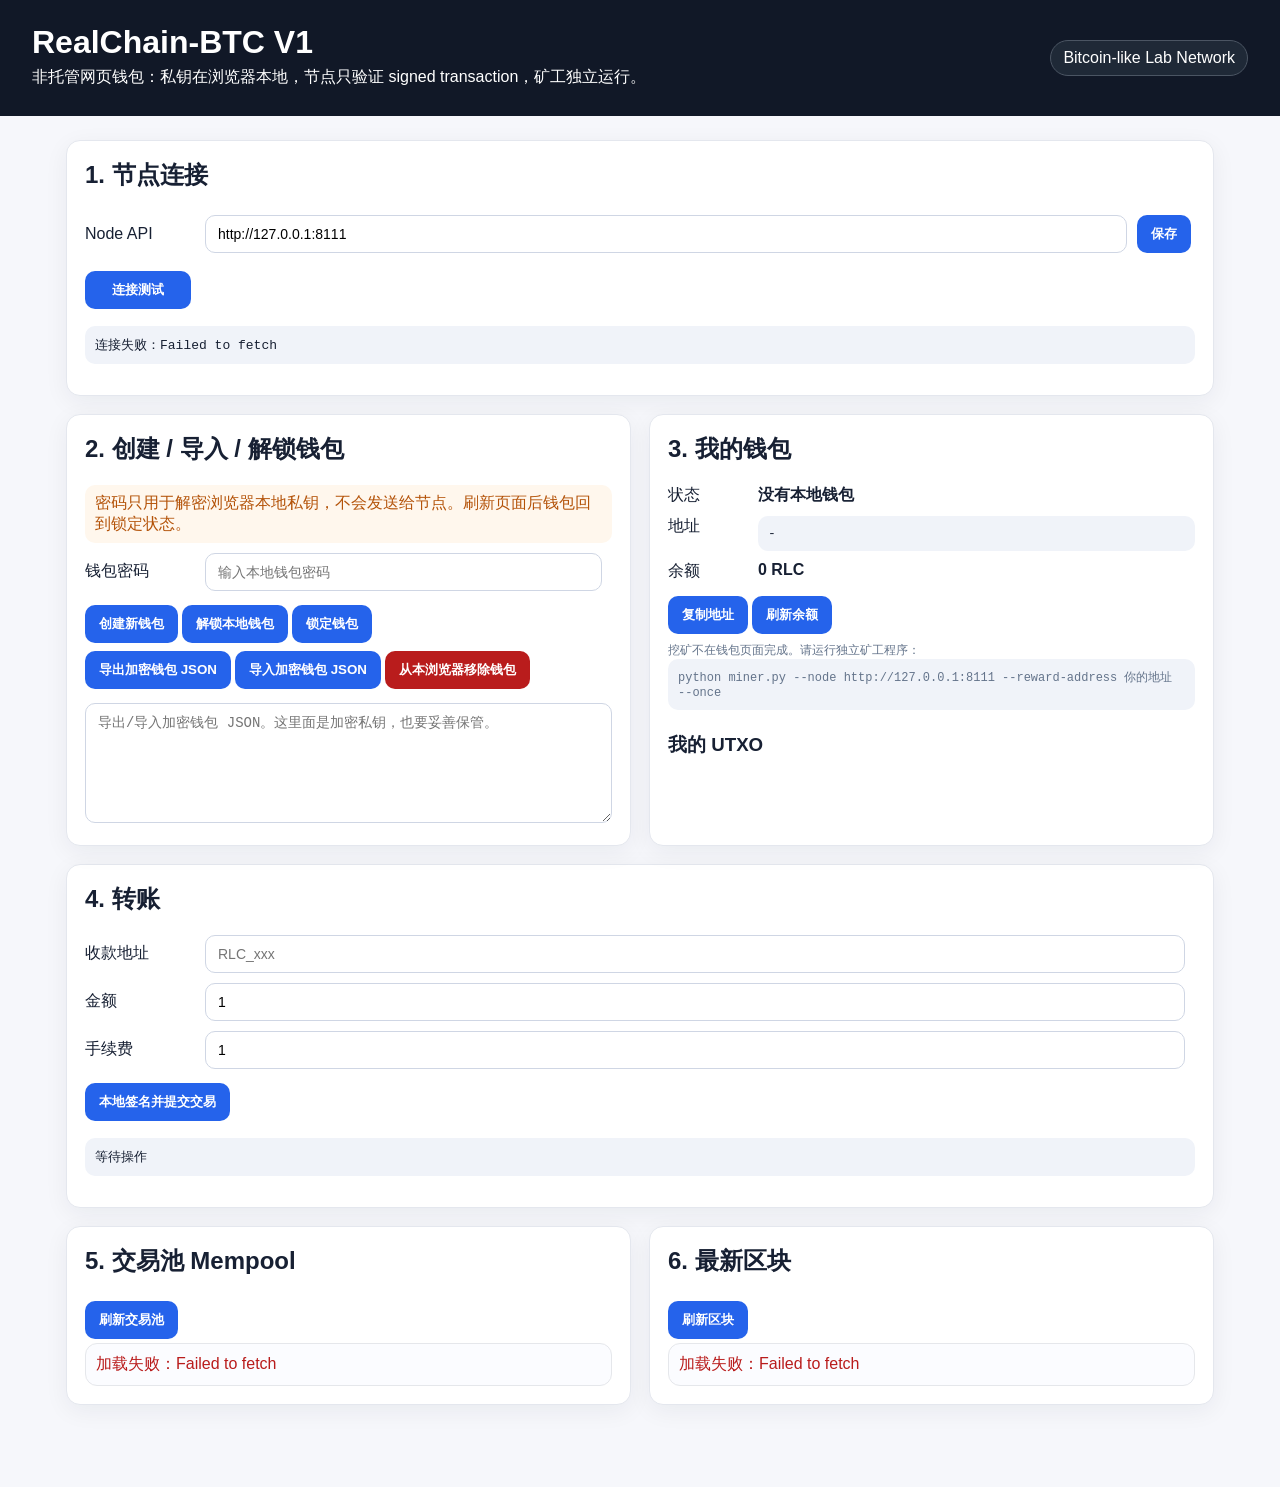
<file: index.html>
<!doctype html>
<html lang="zh-CN">
<head><meta charset="utf-8"/><meta name="viewport" content="width=device-width, initial-scale=1"/><title>RealChain-BTC V1 Web Wallet</title><link rel="stylesheet" href="/style.css"/></head>
<body>
<header><div><h1>RealChain-BTC V1</h1><p>非托管网页钱包：私钥在浏览器本地，节点只验证 signed transaction，矿工独立运行。</p></div><div class="badge">Bitcoin-like Lab Network</div></header>
<main>
<section class="card"><h2>1. 节点连接</h2><div class="row"><label>Node API</label><input id="nodeUrl" value="http://127.0.0.1:8111"/><button onclick="saveNodeUrl()">保存</button><button onclick="loadNodeStatus()">连接测试</button></div><pre id="nodeStatus">未连接</pre></section>
<section class="grid"><div class="card"><h2>2. 创建 / 导入 / 解锁钱包</h2><p class="warn">密码只用于解密浏览器本地私钥，不会发送给节点。刷新页面后钱包回到锁定状态。</p><div class="row"><label>钱包密码</label><input id="walletPassword" type="password" placeholder="输入本地钱包密码"/></div><div class="buttons"><button onclick="createWallet()">创建新钱包</button><button onclick="unlockWallet()">解锁本地钱包</button><button onclick="logoutWallet()">锁定钱包</button></div><div class="buttons"><button onclick="exportWallet()">导出加密钱包 JSON</button><button onclick="importWallet()">导入加密钱包 JSON</button><button class="danger" onclick="forgetLocalWallet()">从本浏览器移除钱包</button></div><textarea id="walletBackup" placeholder="导出/导入加密钱包 JSON。这里面是加密私钥，也要妥善保管。"></textarea></div>
<div class="card"><h2>3. 我的钱包</h2><div class="kv"><span>状态</span><b id="walletState">未检测</b></div><div class="kv"><span>地址</span><code id="myAddress">-</code></div><div class="kv"><span>余额</span><b id="myBalance">0 RLC</b></div><div class="buttons"><button onclick="copyAddress()">复制地址</button><button onclick="refreshWalletData()">刷新余额</button></div><p class="small">挖矿不在钱包页面完成。请运行独立矿工程序：<code>python miner.py --node http://127.0.0.1:8111 --reward-address 你的地址 --once</code></p><h3>我的 UTXO</h3><div id="utxoList" class="list"></div></div></section>
<section class="card"><h2>4. 转账</h2><div class="row"><label>收款地址</label><input id="toAddress" placeholder="RLC_xxx"/></div><div class="row"><label>金额</label><input id="amount" type="number" min="1" step="1" value="1"/></div><div class="row"><label>手续费</label><input id="fee" type="number" min="0" step="1" value="1"/></div><button onclick="createAndSubmitTx()">本地签名并提交交易</button><pre id="txResult">等待操作</pre></section>
<section class="grid"><div class="card"><h2>5. 交易池 Mempool</h2><button onclick="loadMempool()">刷新交易池</button><div id="mempoolList" class="list"></div></div><div class="card"><h2>6. 最新区块</h2><button onclick="loadBlocks()">刷新区块</button><div id="blockList" class="list"></div></div></section>
</main><script src="/wallet.js"></script></body></html>
</file>
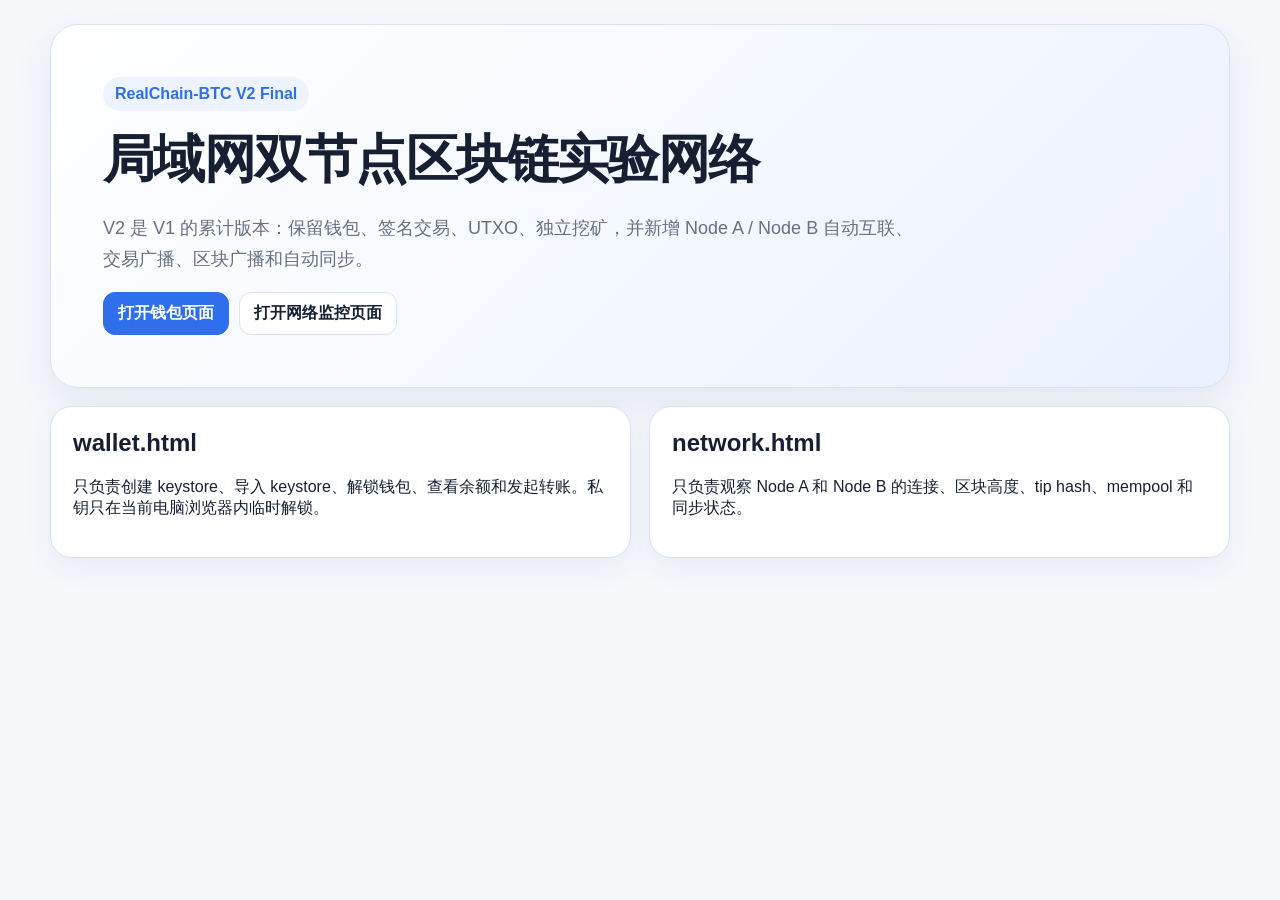
<file: static/index.html>
<!doctype html>
<html lang="zh-CN">
<head>
  <meta charset="utf-8" />
  <meta name="viewport" content="width=device-width, initial-scale=1" />
  <title>RealChain-BTC V2 Final</title>
  <link rel="stylesheet" href="style.css" />
</head>
<body>
  <main class="home">
    <section class="hero">
      <div class="badge">RealChain-BTC V2 Final</div>
      <h1>局域网双节点区块链实验网络</h1>
      <p>V2 是 V1 的累计版本：保留钱包、签名交易、UTXO、独立挖矿，并新增 Node A / Node B 自动互联、交易广播、区块广播和自动同步。</p>
      <div class="actions">
        <a class="button primary" href="wallet.html">打开钱包页面</a>
        <a class="button" href="network.html">打开网络监控页面</a>
      </div>
    </section>
    <section class="grid two">
      <div class="card">
        <h2>wallet.html</h2>
        <p>只负责创建 keystore、导入 keystore、解锁钱包、查看余额和发起转账。私钥只在当前电脑浏览器内临时解锁。</p>
      </div>
      <div class="card">
        <h2>network.html</h2>
        <p>只负责观察 Node A 和 Node B 的连接、区块高度、tip hash、mempool 和同步状态。</p>
      </div>
    </section>
  </main>
</body>
</html>
</file>
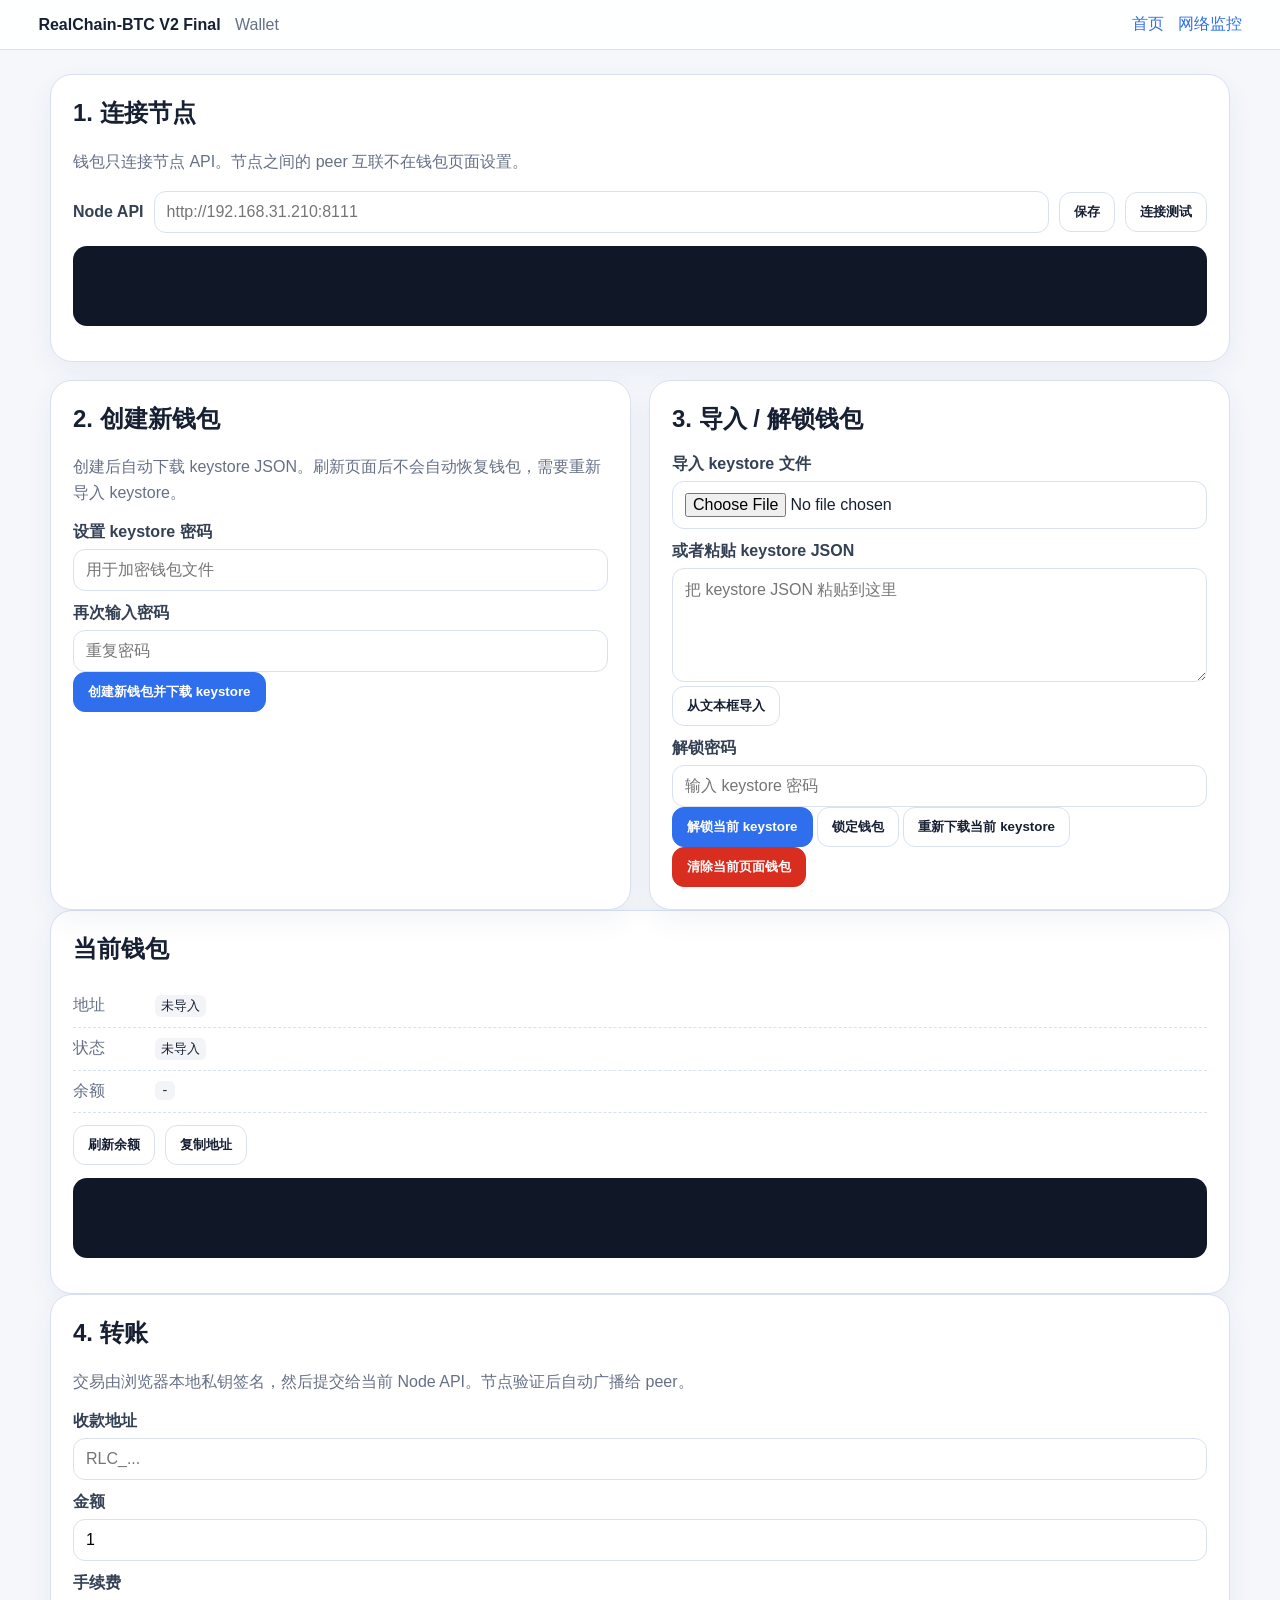
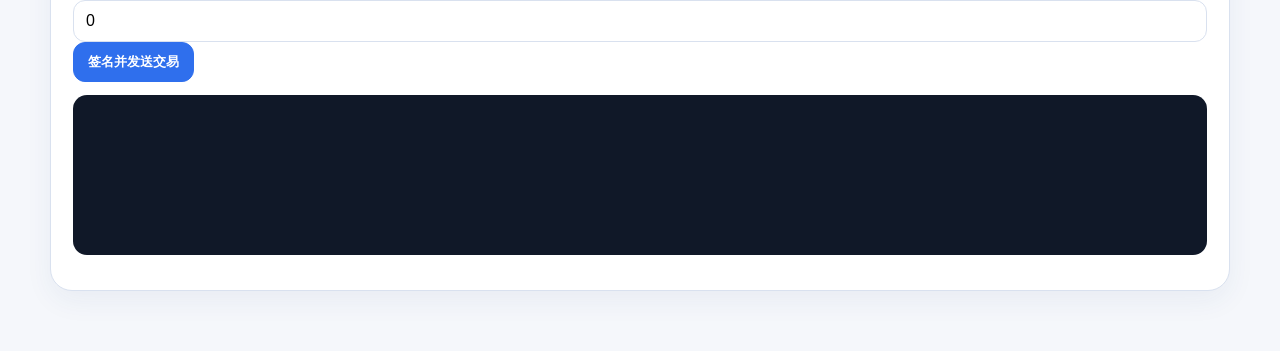
<file: static/wallet.html>
<!doctype html>
<html lang="zh-CN">
<head>
  <meta charset="utf-8" />
  <meta name="viewport" content="width=device-width, initial-scale=1" />
  <title>RealChain-BTC Wallet</title>
  <link rel="stylesheet" href="style.css" />
</head>
<body>
<header class="topbar">
  <div>
    <strong>RealChain-BTC V2 Final</strong>
    <span>Wallet</span>
  </div>
  <nav>
    <a href="index.html">首页</a>
    <a href="network.html">网络监控</a>
  </nav>
</header>

<main>
  <section class="card">
    <h2>1. 连接节点</h2>
    <p class="hint">钱包只连接节点 API。节点之间的 peer 互联不在钱包页面设置。</p>
    <div class="row">
      <label>Node API</label>
      <input id="nodeApi" placeholder="http://192.168.31.210:8111" />
      <button id="saveNodeBtn">保存</button>
      <button id="testNodeBtn">连接测试</button>
    </div>
    <pre id="nodeStatus" class="log small"></pre>
  </section>

  <section class="grid two">
    <div class="card">
      <h2>2. 创建新钱包</h2>
      <p class="hint">创建后自动下载 keystore JSON。刷新页面后不会自动恢复钱包，需要重新导入 keystore。</p>
      <label>设置 keystore 密码</label>
      <input id="newPassword" type="password" placeholder="用于加密钱包文件" />
      <label>再次输入密码</label>
      <input id="newPassword2" type="password" placeholder="重复密码" />
      <button id="createWalletBtn" class="primary">创建新钱包并下载 keystore</button>
    </div>

    <div class="card">
      <h2>3. 导入 / 解锁钱包</h2>
      <label>导入 keystore 文件</label>
      <input id="keystoreFile" type="file" accept=".json,application/json" />
      <label>或者粘贴 keystore JSON</label>
      <textarea id="keystoreText" rows="5" placeholder="把 keystore JSON 粘贴到这里"></textarea>
      <button id="importTextBtn">从文本框导入</button>
      <label>解锁密码</label>
      <input id="unlockPassword" type="password" placeholder="输入 keystore 密码" />
      <button id="unlockBtn" class="primary">解锁当前 keystore</button>
      <button id="lockBtn">锁定钱包</button>
      <button id="downloadKeystoreBtn">重新下载当前 keystore</button>
      <button id="clearWalletBtn" class="danger">清除当前页面钱包</button>
    </div>
  </section>

  <section class="card">
    <h2>当前钱包</h2>
    <div class="kv"><span>地址</span><code id="walletAddress">未导入</code></div>
    <div class="kv"><span>状态</span><code id="walletLockState">未解锁</code></div>
    <div class="kv"><span>余额</span><code id="balanceText">-</code></div>
    <div class="row">
      <button id="refreshBalanceBtn">刷新余额</button>
      <button id="copyAddressBtn">复制地址</button>
    </div>
    <pre id="walletLog" class="log small"></pre>
  </section>

  <section class="card">
    <h2>4. 转账</h2>
    <p class="hint">交易由浏览器本地私钥签名，然后提交给当前 Node API。节点验证后自动广播给 peer。</p>
    <label>收款地址</label>
    <input id="toAddress" placeholder="RLC_..." />
    <label>金额</label>
    <input id="amount" type="number" min="1" step="1" value="1" />
    <label>手续费</label>
    <input id="fee" type="number" min="0" step="1" value="0" />
    <button id="sendTxBtn" class="primary">签名并发送交易</button>
    <pre id="txLog" class="log"></pre>
  </section>
</main>

<script src="wallet.js"></script>
</body>
</html>
</file>
<file: style.css>
*{box-sizing:border-box}body{margin:0;font-family:-apple-system,BlinkMacSystemFont,"Segoe UI","Microsoft YaHei",Arial,sans-serif;background:#f6f7fb;color:#172033}header{display:flex;justify-content:space-between;align-items:center;padding:24px 32px;background:#111827;color:white}h1{margin:0 0 6px}h2{margin-top:0}p{margin:4px 0}main{max-width:1180px;margin:24px auto;padding:0 16px 40px}.card{background:white;border:1px solid #e4e7ee;border-radius:14px;box-shadow:0 6px 24px rgba(20,30,55,.06);padding:18px;margin-bottom:18px}.grid{display:grid;grid-template-columns:1fr 1fr;gap:18px}.row{display:grid;grid-template-columns:110px 1fr auto;gap:10px;align-items:center;margin:10px 0}input,textarea{width:100%;padding:10px 12px;border:1px solid #cfd6e4;border-radius:10px;font-size:14px}textarea{height:120px;margin-top:10px;font-family:ui-monospace,Consolas,monospace}button{border:0;border-radius:10px;background:#2563eb;color:white;padding:10px 14px;cursor:pointer;font-weight:600;margin:4px 4px 4px 0}button:hover{background:#1d4ed8}button.danger{background:#b91c1c}button.danger:hover{background:#991b1b}pre,code{background:#f0f3f9;border-radius:10px;padding:10px;overflow:auto;white-space:pre-wrap;word-break:break-all}code{display:inline-block}.badge{background:#1f2937;border:1px solid #4b5563;padding:8px 12px;border-radius:999px}.warn{color:#b45309;background:#fff7ed;padding:8px 10px;border-radius:10px}.kv{display:grid;grid-template-columns:80px 1fr;gap:10px;align-items:start;margin:10px 0}.list{display:flex;flex-direction:column;gap:10px}.item{border:1px solid #e5e7eb;border-radius:12px;padding:10px;background:#fbfcff}.small{color:#64748b;font-size:12px}.error{color:#b91c1c}@media(max-width:850px){.grid{grid-template-columns:1fr}.row{grid-template-columns:1fr}header{flex-direction:column;align-items:flex-start;gap:12px}}
</file>
<file: static/style.css>
:root { --bg:#f5f7fb; --card:#ffffff; --ink:#172033; --muted:#667085; --line:#d9e1ef; --accent:#2f6fed; --danger:#d92d20; --soft:#eef4ff; }
* { box-sizing: border-box; }
body { margin:0; background:var(--bg); color:var(--ink); font-family: -apple-system, BlinkMacSystemFont, "Segoe UI", "Microsoft YaHei", Arial, sans-serif; }
a { color:var(--accent); text-decoration:none; }
main { width:min(1180px, 94vw); margin:24px auto 60px; }
.topbar { position:sticky; top:0; z-index:2; display:flex; align-items:center; justify-content:space-between; padding:14px 3vw; background:rgba(255,255,255,.9); border-bottom:1px solid var(--line); backdrop-filter: blur(10px); }
.topbar strong { margin-right:10px; }
.topbar span { color:var(--muted); }
.topbar nav { display:flex; gap:14px; }
.hero { padding:52px; border-radius:28px; background:linear-gradient(135deg, #ffffff, #eaf1ff); border:1px solid var(--line); box-shadow:0 16px 40px rgba(31,60,120,.08); }
.hero h1 { margin:14px 0; font-size:clamp(28px, 5vw, 52px); letter-spacing:-.03em; }
.hero p { max-width:820px; color:var(--muted); font-size:18px; line-height:1.7; }
.badge { display:inline-block; padding:8px 12px; border-radius:999px; background:var(--soft); color:var(--accent); font-weight:700; }
.actions, .row { display:flex; flex-wrap:wrap; gap:10px; align-items:center; margin-top:12px; }
.button, button { border:1px solid var(--line); background:#fff; color:var(--ink); padding:10px 14px; border-radius:12px; cursor:pointer; font-weight:650; }
button:hover, .button:hover { border-color:var(--accent); }
.primary { background:var(--accent); color:#fff; border-color:var(--accent); }
.danger { color:#fff; background:var(--danger); border-color:var(--danger); }
.grid { display:grid; gap:18px; margin-top:18px; }
.grid.two { grid-template-columns:repeat(2, minmax(0, 1fr)); }
.card { background:var(--card); border:1px solid var(--line); border-radius:22px; padding:22px; box-shadow:0 10px 28px rgba(31,60,120,.06); }
.card h2 { margin-top:0; }
.hint { color:var(--muted); line-height:1.6; }
label { display:block; color:#344054; font-weight:650; margin:12px 0 6px; }
input, textarea { width:100%; border:1px solid var(--line); border-radius:12px; padding:11px 12px; font:inherit; background:#fff; }
textarea { resize:vertical; }
.row label { margin:0; }
.row input { flex:1; min-width:260px; }
.check { display:flex; align-items:center; gap:6px; }
.check input { width:auto; }
.kv { display:flex; gap:12px; align-items:flex-start; padding:10px 0; border-bottom:1px dashed var(--line); }
.kv span { width:70px; color:var(--muted); flex-shrink:0; }
code { background:#f2f4f7; padding:2px 6px; border-radius:6px; word-break:break-all; }
.log { background:#101828; color:#d1e9ff; padding:14px; border-radius:14px; overflow:auto; min-height:160px; line-height:1.45; }
.log.small { min-height:80px; }
.summary { white-space:pre-wrap; font-weight:700; line-height:1.7; }
.compact { margin-top:0; }
@media (max-width: 760px) { .grid.two { grid-template-columns:1fr; } .hero { padding:28px; } .topbar { align-items:flex-start; gap:8px; flex-direction:column; } }
</file>
